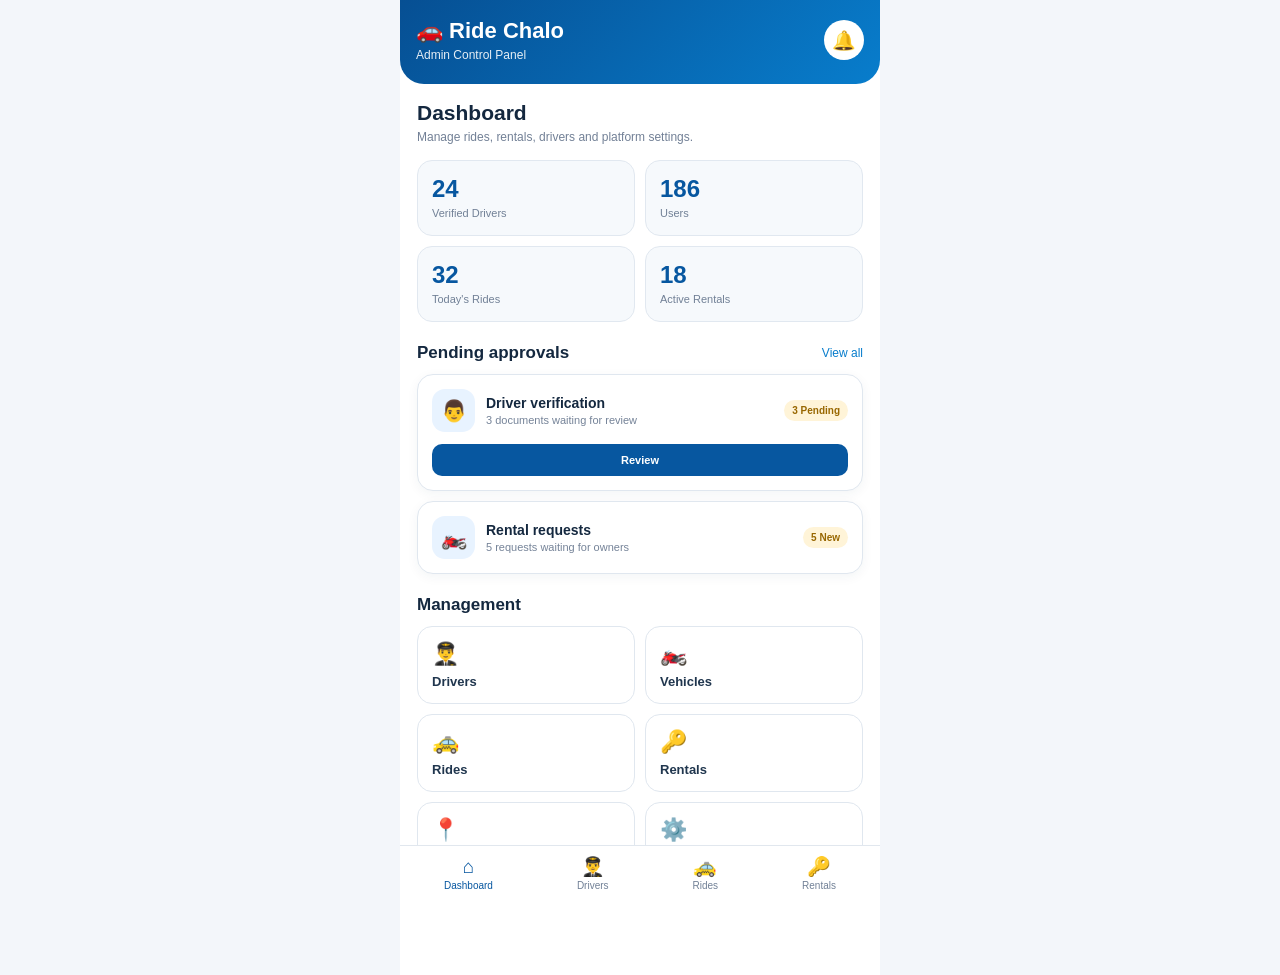
<file: admin.html>
<!DOCTYPE html>
<html lang="en">
<head>
<meta charset="UTF-8">
<meta name="viewport" content="width=device-width,initial-scale=1.0">
<meta name="theme-color" content="#0757a0">
<title>Ride Chalo - Admin Panel</title>
<style>
*{box-sizing:border-box;margin:0;padding:0}
body{font-family:Arial,sans-serif;background:#f3f6fa;color:#14283f}
.app{max-width:480px;margin:auto;min-height:100vh;background:#fff;padding-bottom:78px}
.header{background:linear-gradient(135deg,#064f93,#087dcc);color:#fff;padding:18px 16px 22px;border-radius:0 0 24px 24px}
.header-row{display:flex;justify-content:space-between;align-items:center}
.logo{font-size:22px;font-weight:800}
.admin{font-size:12px;opacity:.9;margin-top:4px}
.icon{width:40px;height:40px;border:0;border-radius:50%;background:#fff;color:#0757a0;font-size:19px}
.content{padding:17px}
.title{font-size:21px;font-weight:800}.sub{font-size:12px;color:#728096;margin-top:5px}
.stats{display:grid;grid-template-columns:1fr 1fr;gap:10px;margin-top:16px}
.stat{background:#f6f9fc;border:1px solid #e1e8f0;border-radius:15px;padding:14px}
.stat b{font-size:24px;color:#0757a0;display:block}.stat span{font-size:11px;color:#718096}
.section{margin-top:21px}
.section-head{display:flex;justify-content:space-between;align-items:center;margin-bottom:11px}
.section-head h3{font-size:17px}.section-head button{border:0;background:none;color:#087dcc;font-size:12px}
.card{border:1px solid #e0e7ef;border-radius:16px;background:#fff;padding:14px;margin-bottom:10px;box-shadow:0 3px 12px rgba(20,50,80,.05)}
.row{display:flex;align-items:center;justify-content:space-between;gap:10px}
.info{display:flex;align-items:center;gap:11px}
.avatar{width:43px;height:43px;border-radius:13px;background:#e8f3ff;display:flex;align-items:center;justify-content:center;font-size:21px}
.name{font-weight:700;font-size:14px}.muted{font-size:11px;color:#758398;margin-top:3px}
.badge{font-size:10px;font-weight:700;padding:5px 8px;border-radius:20px;background:#fff4d8;color:#986700}
.badge.green{background:#e7f8ee;color:#147442}.badge.red{background:#ffe8e8;color:#a52d2d}
.actions{display:flex;gap:7px;margin-top:12px}
.btn{flex:1;border:0;border-radius:10px;padding:10px 7px;font-weight:700;font-size:11px}
.primary{background:#0757a0;color:#fff}.light{background:#eaf3fb;color:#0757a0}.danger{background:#ffe9e9;color:#a52d2d}
.menu{display:grid;grid-template-columns:1fr 1fr;gap:10px}
.menu button{text-align:left;border:1px solid #e0e7ef;background:#fff;border-radius:15px;padding:14px;font-size:13px;font-weight:700;color:#20364e}
.menu button span{display:block;font-size:22px;margin-bottom:7px}
.field{background:#f7f9fc;border:1px solid #e1e7ee;border-radius:12px;padding:10px;margin-bottom:9px}
.field label{display:block;font-size:10px;color:#718096;margin-bottom:5px}.field input,.field select{width:100%;border:0;background:transparent;outline:0;font-size:13px}
.bottom{position:fixed;bottom:0;left:50%;transform:translateX(-50%);width:min(480px,100%);background:#fff;border-top:1px solid #e1e7ee;display:flex;justify-content:space-around;padding:9px 2px;z-index:20}
.nav{border:0;background:none;color:#718096;font-size:10px}.nav b{display:block;font-size:19px;margin-bottom:2px}.nav.active{color:#0757a0}
.panel{display:none}.panel.active{display:block}
.back{border:0;background:#eef4f9;padding:8px 12px;border-radius:10px;color:#0757a0;font-weight:700;margin-bottom:14px}
.notice{background:#eef7ff;border-left:4px solid #087dcc;padding:11px;border-radius:9px;font-size:11px;color:#53657b;margin-bottom:12px}
.modal{display:none;position:fixed;inset:0;background:rgba(0,0,0,.5);z-index:50;align-items:flex-end;justify-content:center}
.modal-box{width:min(480px,100%);background:#fff;border-radius:23px 23px 0 0;padding:19px;max-height:85vh;overflow:auto}
.close{float:right;border:0;border-radius:50%;width:33px;height:33px}
</style>
</head>
<body>
<div class="app">
<header class="header">
 <div class="header-row">
  <div><div class="logo">🚗 Ride Chalo</div><div class="admin">Admin Control Panel</div></div>
  <button class="icon" onclick="alert('Admin notifications: 3 pending actions')">🔔</button>
 </div>
</header>

<main class="content">
<section id="dashboard" class="panel active">
 <div class="title">Dashboard</div><div class="sub">Manage rides, rentals, drivers and platform settings.</div>
 <div class="stats">
  <div class="stat"><b id="drivers">24</b><span>Verified Drivers</span></div>
  <div class="stat"><b id="users">186</b><span>Users</span></div>
  <div class="stat"><b id="rides">32</b><span>Today's Rides</span></div>
  <div class="stat"><b id="rentals">18</b><span>Active Rentals</span></div>
 </div>

 <div class="section"><div class="section-head"><h3>Pending approvals</h3><button onclick="showPanel('drivers')">View all</button></div>
  <div class="card"><div class="row"><div class="info"><div class="avatar">👨</div><div><div class="name">Driver verification</div><div class="muted">3 documents waiting for review</div></div></div><span class="badge">3 Pending</span></div>
  <div class="actions"><button class="btn primary" onclick="showPanel('drivers')">Review</button></div></div>
  <div class="card"><div class="row"><div class="info"><div class="avatar">🏍️</div><div><div class="name">Rental requests</div><div class="muted">5 requests waiting for owners</div></div></div><span class="badge">5 New</span></div></div>
 </div>

 <div class="section"><div class="section-head"><h3>Management</h3></div>
  <div class="menu">
   <button onclick="showPanel('drivers')"><span>👨‍✈️</span>Drivers</button>
   <button onclick="showPanel('vehicles')"><span>🏍️</span>Vehicles</button>
   <button onclick="showPanel('rides')"><span>🚕</span>Rides</button>
   <button onclick="showPanel('rentals')"><span>🔑</span>Rentals</button>
   <button onclick="showPanel('locations')"><span>📍</span>Locations</button>
   <button onclick="showPanel('settings')"><span>⚙️</span>Settings</button>
  </div>
 </div>
</section>

<section id="drivers" class="panel">
<button class="back" onclick="showPanel('dashboard')">← Dashboard</button>
<div class="title">Driver Management</div><div class="sub">Verify documents, vehicles and driver status.</div>
<div class="notice">Face verification and document checks should be connected to your backend before production use.</div>
<div class="card"><div class="row"><div class="info"><div class="avatar">👨</div><div><div class="name">Ravi Kumar</div><div class="muted">RC1024 • Bike • Khammam</div></div></div><span class="badge">Pending</span></div><div class="actions"><button class="btn primary" onclick="approve(this)">Approve</button><button class="btn danger" onclick="reject(this)">Reject</button></div></div>
<div class="card"><div class="row"><div class="info"><div class="avatar">👩</div><div><div class="name">Sowmya</div><div class="muted">RC1025 • Car • Khammam</div></div></div><span class="badge green">Verified</span></div></div>
</section>

<section id="vehicles" class="panel">
<button class="back" onclick="showPanel('dashboard')">← Dashboard</button>
<div class="title">Vehicle Management</div><div class="sub">Add or manage bikes and cars available for rentals.</div>
<div class="card"><div class="row"><div><div class="name">🏍️ Honda Activa</div><div class="muted">Owner: Ravi • 1.2 km away • ₹99/day</div></div><span class="badge green">Available</span></div><div class="actions"><button class="btn light" onclick="editVehicle()">Edit</button><button class="btn danger" onclick="alert('Vehicle marked unavailable')">Disable</button></div></div>
<div class="card"><div class="row"><div><div class="name">🚗 Swift</div><div class="muted">Owner: Sowmya • ₹799/day</div></div><span class="badge green">Available</span></div><div class="actions"><button class="btn light" onclick="editVehicle()">Edit</button><button class="btn danger" onclick="alert('Vehicle marked unavailable')">Disable</button></div></div>
</section>

<section id="rides" class="panel">
<button class="back" onclick="showPanel('dashboard')">← Dashboard</button>
<div class="title">Ride Management</div><div class="sub">Monitor active rides and completed trips.</div>
<div class="card"><div class="row"><div><div class="name">RC-5001 • User #U102</div><div class="muted">Driver: Ravi • Khammam → Wyra</div></div><span class="badge green">Live</span></div><div class="actions"><button class="btn primary" onclick="alert('Live location tracking will open here.')">Track location</button><button class="btn light" onclick="alert('Emergency contact panel')">Safety</button></div></div>
<div class="card"><div class="row"><div><div class="name">RC-4998 • User #U098</div><div class="muted">Completed • ₹240</div></div><span class="badge">Completed</span></div></div>
</section>

<section id="rentals" class="panel">
<button class="back" onclick="showPanel('dashboard')">← Dashboard</button>
<div class="title">Rental Management</div><div class="sub">Manage bike/car rental requests and owners.</div>
<div class="card"><div class="row"><div><div class="name">🏍️ Honda Activa</div><div class="muted">User U121 • 2 days • Pickup: Khammam</div></div><span class="badge">Requested</span></div><div class="actions"><button class="btn primary" onclick="alert('Rental approved and owner notified.')">Approve</button><button class="btn danger" onclick="alert('Rental request rejected.')">Reject</button></div></div>
</section>

<section id="locations" class="panel">
<button class="back" onclick="showPanel('dashboard')">← Dashboard</button>
<div class="title">Locations</div><div class="sub">Add multiple cities, pickup points and popular tourist places.</div>
<div class="field"><label>LOCATION / CITY</label><input id="newLocation" placeholder="e.g. Khammam"></div>
<div class="field"><label>PICKUP POINT</label><input placeholder="e.g. Bus Stand"></div>
<button class="btn primary" style="width:100%" onclick="addLocation()">+ Add location</button>
<div id="locationList" class="section">
<div class="card"><div class="row"><div><div class="name">📍 Khammam</div><div class="muted">3 pickup points • Active</div></div><span class="badge green">Active</span></div></div>
</div>
</section>

<section id="settings" class="panel">
<button class="back" onclick="showPanel('dashboard')">← Dashboard</button>
<div class="title">Platform Settings</div><div class="sub">Admin-controlled commission and subscription settings.</div>
<div class="field"><label>RIDE COMMISSION %</label><input id="commission" type="number" value="10"></div>
<div class="field"><label>RENTAL COMMISSION %</label><input type="number" value="10"></div>
<div class="field"><label>USER SUBSCRIPTION PRICE</label><input type="number" value="499"></div>
<div class="field"><label>DRIVER SUBSCRIPTION PRICE</label><input type="number" value="499"></div>
<div class="field"><label>SUBSCRIPTION DURATION (DAYS)</label><input type="number" value="30"></div>
<button class="btn primary" style="width:100%" onclick="saveSettings()">Save settings</button>
</section>
</main>

<nav class="bottom">
<button class="nav active" onclick="showPanel('dashboard')"><b>⌂</b>Dashboard</button>
<button class="nav" onclick="showPanel('drivers')"><b>👨‍✈️</b>Drivers</button>
<button class="nav" onclick="showPanel('rides')"><b>🚕</b>Rides</button>
<button class="nav" onclick="showPanel('rentals')"><b>🔑</b>Rentals</button>
</nav>
</div>

<script>
function showPanel(id){
 document.querySelectorAll('.panel').forEach(x=>x.classList.remove('active'));
 document.getElementById(id).classList.add('active');
 window.scrollTo(0,0);
}
function approve(btn){
 const badge=btn.closest('.card').querySelector('.badge');
 badge.textContent='Verified';badge.className='badge green';
 btn.parentElement.remove();
}
function reject(btn){
 const card=btn.closest('.card');card.style.opacity='.5';
 alert('Driver application marked for rejection review.');
}
function editVehicle(){alert('Vehicle edit form can be connected to the database here.')}
function addLocation(){
 const v=document.getElementById('newLocation').value.trim();
 if(!v){alert('Enter a location.');return}
 document.getElementById('locationList').insertAdjacentHTML('beforeend','<div class="card"><div class="row"><div><div class="name">📍 '+v+'</div><div class="muted">New location • Active</div></div><span class="badge green">Active</span></div></div>');
 document.getElementById('newLocation').value='';
}
function saveSettings(){alert('Settings saved locally for demo. Connect Supabase/backend for permanent storage.')}
</script>
</body>
</html>
</file>
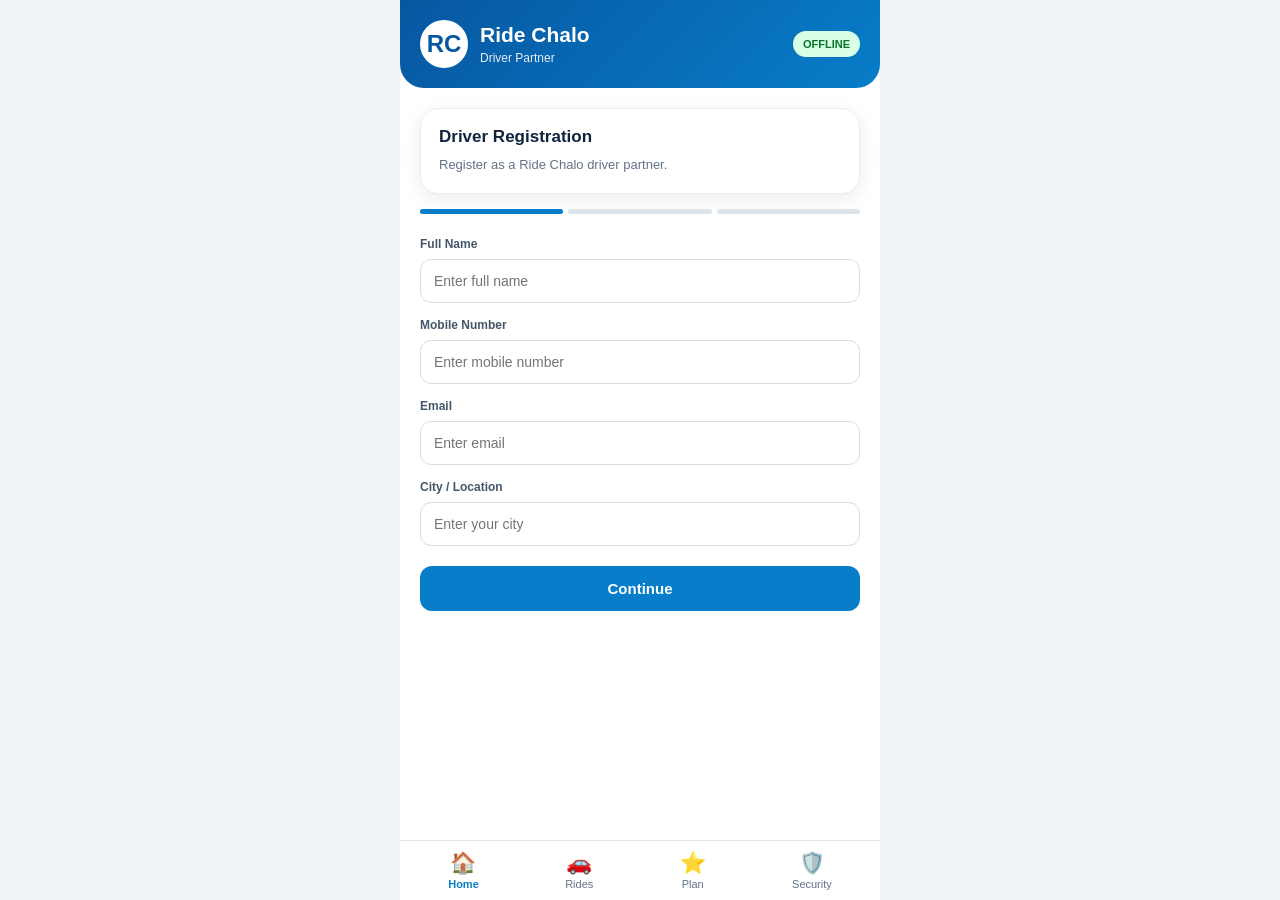
<file: driver.html>
<!DOCTYPE html>
<html lang="en">
<head>
<meta charset="UTF-8">
<meta name="viewport" content="width=device-width, initial-scale=1.0">
<meta name="theme-color" content="#0757a0">
<title>Ride Chalo - Driver</title>

<style>
*{
  box-sizing:border-box;
  margin:0;
  padding:0;
}

body{
  font-family:Arial,sans-serif;
  background:#eef4f8;
  color:#10243e;
}

.app{
  max-width:480px;
  min-height:100vh;
  margin:auto;
  background:#fff;
  position:relative;
  padding-bottom:80px;
}

.header{
  background:linear-gradient(135deg,#0757a0,#087dc9);
  color:#fff;
  padding:20px;
  border-radius:0 0 24px 24px;
}

.header-row{
  display:flex;
  align-items:center;
  justify-content:space-between;
}

.logo{
  width:48px;
  height:48px;
  border-radius:50%;
  background:#fff;
  color:#0757a0;
  display:flex;
  align-items:center;
  justify-content:center;
  font-size:24px;
  font-weight:bold;
}

.title{
  flex:1;
  margin-left:12px;
}

.title h2{
  font-size:21px;
}

.title p{
  font-size:12px;
  opacity:.9;
  margin-top:4px;
}

.status{
  background:#d9ffe5;
  color:#08752d;
  padding:7px 10px;
  border-radius:20px;
  font-size:11px;
  font-weight:bold;
}

.content{
  padding:20px;
}

.screen{
  display:none;
}

.screen.active{
  display:block;
}

.card{
  background:#fff;
  border-radius:18px;
  padding:18px;
  margin-bottom:15px;
  box-shadow:0 5px 20px rgba(0,0,0,.08);
  border:1px solid #e7edf2;
}

.card h3{
  font-size:17px;
  margin-bottom:8px;
}

.card p{
  font-size:13px;
  color:#637386;
  line-height:1.5;
}

.input{
  width:100%;
  padding:13px;
  border:1px solid #d7e0e8;
  border-radius:11px;
  margin:7px 0 12px;
  font-size:14px;
  outline:none;
}

.input:focus{
  border-color:#087dc9;
}

label{
  font-size:12px;
  font-weight:bold;
  color:#44576a;
}

.btn{
  width:100%;
  border:none;
  padding:14px;
  border-radius:12px;
  background:#087dc9;
  color:#fff;
  font-size:15px;
  font-weight:bold;
  cursor:pointer;
  margin-top:8px;
}

.btn.secondary{
  background:#edf5fb;
  color:#0757a0;
}

.btn.success{
  background:#16a05d;
}

.btn.warning{
  background:#f39c12;
}

.btn.danger{
  background:#dc3545;
}

.back{
  background:none;
  border:none;
  color:#0757a0;
  font-weight:bold;
  margin-bottom:15px;
  cursor:pointer;
}

.steps{
  display:flex;
  gap:5px;
  margin-bottom:20px;
}

.step{
  flex:1;
  height:5px;
  background:#dce5ec;
  border-radius:10px;
}

.step.done{
  background:#087dc9;
}

.upload{
  border:2px dashed #b9cbd8;
  padding:20px;
  text-align:center;
  border-radius:14px;
  margin:8px 0 15px;
}

.upload input{
  margin-top:10px;
  width:100%;
}

.vehicle-options{
  display:flex;
  gap:10px;
}

.vehicle{
  flex:1;
  border:1px solid #d7e0e8;
  border-radius:14px;
  padding:18px 8px;
  text-align:center;
  cursor:pointer;
}

.vehicle.selected{
  border:2px solid #087dc9;
  background:#eef8ff;
}

.vehicle-icon{
  font-size:30px;
  margin-bottom:7px;
}

.dashboard-grid{
  display:grid;
  grid-template-columns:1fr 1fr;
  gap:12px;
}

.stat{
  padding:16px;
  border-radius:15px;
  background:#f3f8fc;
}

.stat strong{
  display:block;
  font-size:22px;
  color:#0757a0;
  margin-top:5px;
}

.ride-request{
  border:2px solid #087dc9;
  background:#f5fbff;
}

.request-row{
  display:flex;
  justify-content:space-between;
  padding:8px 0;
  border-bottom:1px solid #e3edf4;
  font-size:13px;
}

.request-row:last-child{
  border-bottom:none;
}

.otp{
  font-size:30px;
  letter-spacing:8px;
  text-align:center;
  font-weight:bold;
  color:#0757a0;
  margin:15px 0;
}

.map{
  height:180px;
  border-radius:16px;
  background:
    linear-gradient(135deg,#dcefd8,#eef5e8);
  display:flex;
  align-items:center;
  justify-content:center;
  color:#47714d;
  font-weight:bold;
  margin-bottom:15px;
}

.progress{
  height:10px;
  background:#e4ebf0;
  border-radius:10px;
  overflow:hidden;
  margin:12px 0;
}

.progress span{
  display:block;
  height:100%;
  width:65%;
  background:#087dc9;
}

.face-box{
  width:190px;
  height:190px;
  border:4px solid #087dc9;
  border-radius:50%;
  margin:20px auto;
  display:flex;
  align-items:center;
  justify-content:center;
  font-size:60px;
  background:#eef8ff;
}

.verify-status{
  text-align:center;
  padding:12px;
  border-radius:12px;
  background:#fff8df;
  color:#8b6800;
  font-size:13px;
  margin-bottom:15px;
}

.bottom-nav{
  position:fixed;
  bottom:0;
  left:50%;
  transform:translateX(-50%);
  width:100%;
  max-width:480px;
  background:#fff;
  border-top:1px solid #dfe7ed;
  display:flex;
  justify-content:space-around;
  padding:10px 5px;
  z-index:20;
}

.nav-btn{
  border:none;
  background:none;
  font-size:11px;
  color:#637386;
  cursor:pointer;
}

.nav-btn.active{
  color:#087dc9;
  font-weight:bold;
}

.nav-icon{
  display:block;
  font-size:21px;
  margin-bottom:3px;
}

.alert{
  padding:13px;
  border-radius:12px;
  background:#eaf6ff;
  color:#0757a0;
  font-size:13px;
  margin-bottom:15px;
}

.success-box{
  background:#e9fff1;
  color:#08752d;
  padding:15px;
  border-radius:14px;
  text-align:center;
  margin-bottom:15px;
}

@media(max-width:360px){
  .content{
    padding:15px;
  }

  .header{
    padding:16px;
  }
}
</style>
</head>

<body>

<div class="app">

<!-- HEADER -->
<div class="header">
  <div class="header-row">
    <div class="logo">RC</div>

    <div class="title">
      <h2>Ride Chalo</h2>
      <p>Driver Partner</p>
    </div>

    <div class="status" id="driverStatus">
      OFFLINE
    </div>
  </div>
</div>

<div class="content">

<!-- ================= REGISTRATION ================= -->

<div id="registration" class="screen active">

  <div class="card">
    <h3>Driver Registration</h3>
    <p>Register as a Ride Chalo driver partner.</p>
  </div>

  <div class="steps">
    <div class="step done"></div>
    <div class="step"></div>
    <div class="step"></div>
  </div>

  <label>Full Name</label>
  <input class="input" id="driverName" placeholder="Enter full name">

  <label>Mobile Number</label>
  <input class="input" id="driverMobile" type="tel"
         placeholder="Enter mobile number">

  <label>Email</label>
  <input class="input" id="driverEmail"
         placeholder="Enter email">

  <label>City / Location</label>
  <input class="input" id="driverCity"
         placeholder="Enter your city">

  <button class="btn" onclick="nextRegistration()">
    Continue
  </button>

</div>


<!-- ================= VEHICLE ================= -->

<div id="vehicle" class="screen">

  <button class="back" onclick="showScreen('registration')">
    ← Back
  </button>

  <div class="card">
    <h3>Vehicle Details</h3>
    <p>Select your vehicle type.</p>
  </div>

  <div class="vehicle-options">

    <div class="vehicle" onclick="selectVehicle(this,'Bike')">
      <div class="vehicle-icon">🏍️</div>
      <b>Bike</b>
    </div>

    <div class="vehicle" onclick="selectVehicle(this,'Car')">
      <div class="vehicle-icon">🚗</div>
      <b>Car</b>
    </div>

  </div>

  <br>

  <label>Vehicle Number</label>
  <input class="input" id="vehicleNumber"
         placeholder="Example: TS 00 AB 0000">

  <label>Vehicle Model</label>
  <input class="input" id="vehicleModel"
         placeholder="Enter vehicle model">

  <button class="btn" onclick="nextDocuments()">
    Continue
  </button>

</div>


<!-- ================= DOCUMENTS ================= -->

<div id="documents" class="screen">

  <button class="back" onclick="showScreen('vehicle')">
    ← Back
  </button>

  <div class="card">
    <h3>Upload Documents</h3>
    <p>Admin verification is required before receiving rides.</p>
  </div>

  <label>Driving Licence</label>
  <div class="upload">
    📄 Upload Driving Licence
    <input type="file" accept="image/*,.pdf">
  </div>

  <label>RC Document</label>
  <div class="upload">
    📄 Upload RC
    <input type="file" accept="image/*,.pdf">
  </div>

  <label>Vehicle Photo</label>
  <div class="upload">
    🏍️ Upload Vehicle Photo
    <input type="file" accept="image/*">
  </div>

  <label>Profile Photo</label>
  <div class="upload">
    👤 Upload Profile Photo
    <input type="file" accept="image/*">
  </div>

  <button class="btn" onclick="submitVerification()">
    Submit for Admin Verification
  </button>

</div>


<!-- ================= VERIFICATION ================= -->

<div id="verification" class="screen">

  <div class="card">
    <h3>Verification Pending</h3>

    <div class="verify-status">
      ⏳ Your documents are waiting for admin verification.
    </div>

    <p>
      Ride requests will become available after your account
      and vehicle documents are approved.
    </p>

    <br>

    <button class="btn" onclick="simulateApproval()">
      Demo: Admin Approve
    </button>
  </div>

</div>


<!-- ================= DASHBOARD ================= -->

<div id="dashboard" class="screen">

  <div class="alert">
    🛡️ Your account is verified. Complete security verification
    when required to continue receiving rides.
  </div>

  <div class="card">
    <h3>Driver Dashboard</h3>
    <p id="welcomeDriver">Welcome Driver</p>

    <br>

    <button class="btn success" id="onlineBtn"
            onclick="toggleOnline()">
      Go Online
    </button>
  </div>

  <div class="dashboard-grid">

    <div class="stat">
      Today's Rides
      <strong>0</strong>
    </div>

    <div class="stat">
      Today's Earnings
      <strong>₹0</strong>
    </div>

    <div class="stat">
      Rating
      <strong>5.0 ⭐</strong>
    </div>

    <div class="stat">
      Commission
      <strong id="commissionText">Admin Set</strong>
    </div>

  </div>

  <br>

  <div class="card">
    <h3>Driver Subscription</h3>
    <p>
      Subscription plans can reduce or waive company commission
      for the selected period.
    </p>

    <button class="btn secondary"
            onclick="showScreen('subscription')">
      View Subscription Plans
    </button>
  </div>

  <div id="rideNotification"></div>

</div>


<!-- ================= RIDE REQUEST ================= -->

<div id="rideRequest" class="screen">

  <div class="card ride-request">

    <h3>🚨 New Ride Request</h3>

    <div class="request-row">
      <span>Pickup</span>
      <b>2.4 KM away</b>
    </div>

    <div class="request-row">
      <span>Customer</span>
      <b>Ride Chalo User</b>
    </div>

    <div class="request-row">
      <span>Distance</span>
      <b>8.5 KM</b>
    </div>

    <div class="request-row">
      <span>Estimated Fare</span>
      <b>₹145</b>
    </div>

    <div class="request-row">
      <span>Company Commission</span>
      <b>As per Admin Rule</b>
    </div>

    <button class="btn success"
            onclick="acceptRide()">
      Accept Ride
    </button>

    <button class="btn secondary"
            onclick="showScreen('dashboard')">
      Reject
    </button>

  </div>

</div>


<!-- ================= REACH RIDER ================= -->

<div id="reachRider" class="screen">

  <div class="card">

    <h3>📍 Reach Pickup Location</h3>

    <div class="map">
      DRIVER → RIDER
    </div>

    <div class="request-row">
      <span>Rider Location</span>
      <b>2.4 KM</b>
    </div>

    <br>

    <button class="btn success"
            onclick="showScreen('otp')">
      I Reached Rider
    </button>

  </div>

</div>


<!-- ================= OTP ================= -->

<div id="otp" class="screen">

  <div class="card">

    <h3>🔐 Enter Ride OTP</h3>

    <p>
      Ask the rider for the 4-digit OTP to start the ride.
    </p>

    <div class="otp">••••</div>

    <input class="input"
           id="otpInput"
           maxlength="4"
           inputmode="numeric"
           placeholder="Enter 4 digit OTP">

    <button class="btn"
            onclick="verifyOTP()">
      Verify & Start Ride
    </button>

  </div>

</div>


<!-- ================= ACTIVE RIDE ================= -->

<div id="activeRide" class="screen">

  <div class="card">

    <h3>🚗 Ride In Progress</h3>

    <div class="map">
      LIVE RIDE LOCATION
    </div>

    <div class="request-row">
      <span>Ride Status</span>
      <b style="color:#08752d;">ACTIVE</b>
    </div>

    <div class="request-row">
      <span>Distance</span>
      <b>4.7 KM</b>
    </div>

    <div class="request-row">
      <span>Current Fare</span>
      <b>₹110</b>
    </div>

    <div class="progress">
      <span></span>
    </div>

    <p>
      Location tracking is active while the ride is running.
    </p>

    <br>

    <button class="btn success"
            onclick="endRide()">
      End Ride
    </button>

  </div>

</div>


<!-- ================= PAYMENT ================= -->

<div id="payment" class="screen">

  <div class="card">

    <h3>💳 Ride Payment</h3>

    <div class="request-row">
      <span>Ride Fare</span>
      <b>₹145</b>
    </div>

    <div class="request-row">
      <span>Company Commission</span>
      <b>Admin Rule</b>
    </div>

    <div class="request-row">
      <span>Driver Amount</span>
      <b>Calculated</b>
    </div>

    <br>

    <button class="btn success"
            onclick="completePayment()">
      Payment Completed
    </button>

  </div>

</div>


<!-- ================= SECURITY ================= -->

<div id="security" class="screen">

  <div class="card">

    <h3>🛡️ Driver Security Verification</h3>

    <div class="verify-status">
      Security verification required before your next rides.
    </div>

    <div class="face-box">
      👤
    </div>

    <p style="text-align:center;">
      Position your face inside the circle.
    </p>

    <button class="btn"
            onclick="startFaceVerification()">
      Verify My Face
    </button>

  </div>

</div>


<!-- ================= SECURITY RESULT ================= -->

<div id="securityResult" class="screen">

  <div class="success-box">

    <h3>✓ Face Verified</h3>

    <p>
      Identity matched successfully.
      You can continue receiving rides.
    </p>

  </div>

  <button class="btn success"
          onclick="showScreen('dashboard')">
    Continue to Dashboard
  </button>

</div>


<!-- ================= SUBSCRIPTION ================= -->

<div id="subscription" class="screen">

  <button class="back" onclick="showScreen('dashboard')">
    ← Back
  </button>

  <div class="card">

    <h3>Driver Subscription</h3>

    <p>
      Subscription offers and commission rules are controlled
      by the Ride Chalo Admin Panel.
    </p>

  </div>

  <div class="card">

    <h3>Starter Driver</h3>
    <p>Regular company commission applies.</p>

    <button class="btn secondary">
      Current Plan
    </button>

  </div>

  <div class="card">

    <h3>Driver Plus</h3>
    <p>
      Reduced commission for the selected subscription period.
    </p>

    <button class="btn"
            onclick="subscribeDriver('Driver Plus')">
      Subscribe
    </button>

  </div>

  <div class="card">

    <h3>Premium Driver</h3>
    <p>
      Admin-defined commission benefits and promotional offers.
    </p>

    <button class="btn"
            onclick="subscribeDriver('Premium Driver')">
      Subscribe
    </button>

  </div>

</div>

</div>


<!-- ================= BOTTOM NAV ================= -->

<div class="bottom-nav">

  <button class="nav-btn active"
          onclick="showScreen('dashboard')">
    <span class="nav-icon">🏠</span>
    Home
  </button>

  <button class="nav-btn"
          onclick="requestDemoRide()">
    <span class="nav-icon">🚗</span>
    Rides
  </button>

  <button class="nav-btn"
          onclick="showScreen('subscription')">
    <span class="nav-icon">⭐</span>
    Plan
  </button>

  <button class="nav-btn"
          onclick="showScreen('security')">
    <span class="nav-icon">🛡️</span>
    Security
  </button>

</div>


<script>

let selectedVehicle = "";
let driverOnline = false;

function showScreen(id){

  document.querySelectorAll(".screen")
    .forEach(screen => {
      screen.classList.remove("active");
    });

  const screen = document.getElementById(id);

  if(screen){
    screen.classList.add("active");
    window.scrollTo(0,0);
  }
}


function nextRegistration(){

  const name = document.getElementById("driverName").value.trim();

  if(!name){
    alert("Please enter driver name");
    return;
  }

  showScreen("vehicle");
}


function selectVehicle(element,type){

  document.querySelectorAll(".vehicle")
    .forEach(v => v.classList.remove("selected"));

  element.classList.add("selected");

  selectedVehicle = type;
}


function nextDocuments(){

  if(!selectedVehicle){
    alert("Please select Bike or Car");
    return;
  }

  const number =
    document.getElementById("vehicleNumber").value.trim();

  if(!number){
    alert("Please enter vehicle number");
    return;
  }

  showScreen("documents");
}


function submitVerification(){

  showScreen("verification");

}


function simulateApproval(){

  const name =
    document.getElementById("driverName").value || "Driver";

  document.getElementById("welcomeDriver").innerText =
    "Welcome " + name;

  document.getElementById("driverStatus").innerText =
    "VERIFIED";

  document.getElementById("driverStatus").style.background =
    "#d9ffe5";

  document.getElementById("driverStatus").style.color =
    "#08752d";

  showScreen("dashboard");
}


function toggleOnline(){

  driverOnline = !driverOnline;

  const btn = document.getElementById("onlineBtn");
  const status = document.getElementById("driverStatus");

  if(driverOnline){

    btn.innerText = "Go Offline";
    btn.classList.remove("success");
    btn.classList.add("danger");

    status.innerText = "ONLINE";
    status.style.background = "#d9ffe5";
    status.style.color = "#08752d";

    setTimeout(() => {

      if(driverOnline){
        showScreen("rideRequest");
      }

    },1200);

  }else{

    btn.innerText = "Go Online";
    btn.classList.remove("danger");
    btn.classList.add("success");

    status.innerText = "OFFLINE";

  }

}


function requestDemoRide(){

  if(!driverOnline){

    alert("Please go Online to receive rides.");

    showScreen("dashboard");

    return;
  }

  showScreen("rideRequest");
}


function acceptRide(){

  showScreen("reachRider");
}


function verifyOTP(){

  const otp =
    document.getElementById("otpInput").value.trim();

  if(otp.length !== 4){

    alert("Please enter valid 4 digit OTP.");

    return;
  }

  showScreen("activeRide");
}


function endRide(){

  showScreen("payment");
}


function completePayment(){

  showScreen("security");
}


function startFaceVerification(){

  const box =
    document.querySelector(".face-box");

  box.innerHTML = "🔍";

  setTimeout(() => {

    box.innerHTML = "✓";

    box.style.borderColor = "#16a05d";
    box.style.color = "#16a05d";

    setTimeout(() => {

      showScreen("securityResult");

    },800);

  },1800);

}


function subscribeDriver(plan){

  alert(
    plan +
    " selected. Final subscription amount and commission rules will be controlled by Admin."
  );

}

</script>

</body>
</html>
</file>
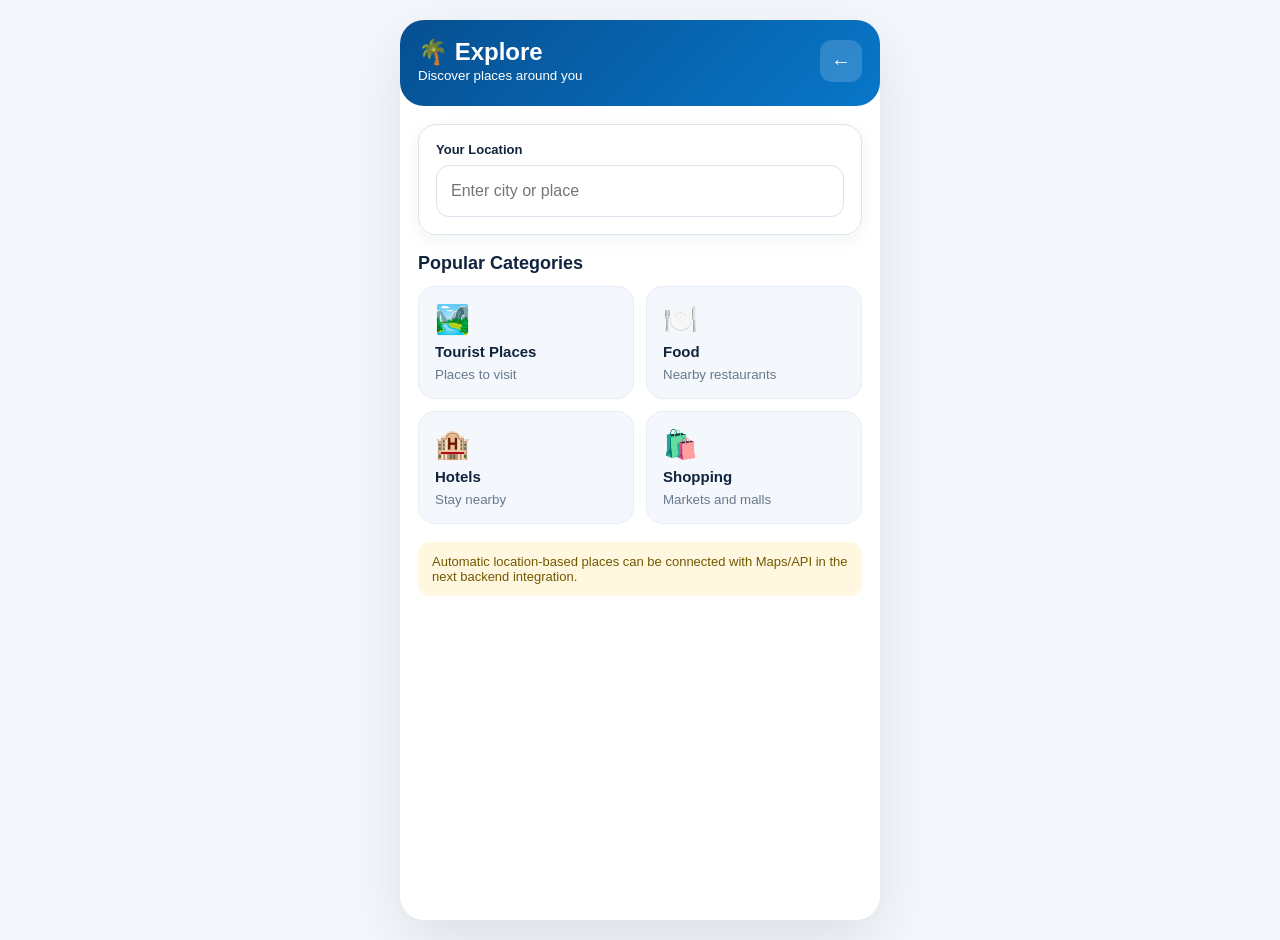
<file: explore.html>
<!DOCTYPE html>
<html lang="en"><head><meta charset="UTF-8"><meta name="viewport" content="width=device-width,initial-scale=1">
<meta name="theme-color" content="#0757A0"><title>Explore - Ride Chalo</title><link rel="stylesheet" href="./styles.css"></head>
<body><div class="app">
<header class="header"><div class="header-row"><div><h2>🌴 Explore</h2><small>Discover places around you</small></div><button class="iconbtn" onclick="history.back()">←</button></div></header>
<main class="main"><div class="card"><label class="label">Your Location</label><input class="input" id="place" placeholder="Enter city or place"></div>
<section class="section"><div class="section-title">Popular Categories</div><div class="grid2">
<div class="action"><span style="font-size:28px">🏞️</span><b>Tourist Places</b><small>Places to visit</small></div>
<div class="action"><span style="font-size:28px">🍽️</span><b>Food</b><small>Nearby restaurants</small></div>
<div class="action"><span style="font-size:28px">🏨</span><b>Hotels</b><small>Stay nearby</small></div>
<div class="action"><span style="font-size:28px">🛍️</span><b>Shopping</b><small>Markets and malls</small></div>
</div></section>
<div class="notice">Automatic location-based places can be connected with Maps/API in the next backend integration.</div>
</main></div></body></html>
</file>
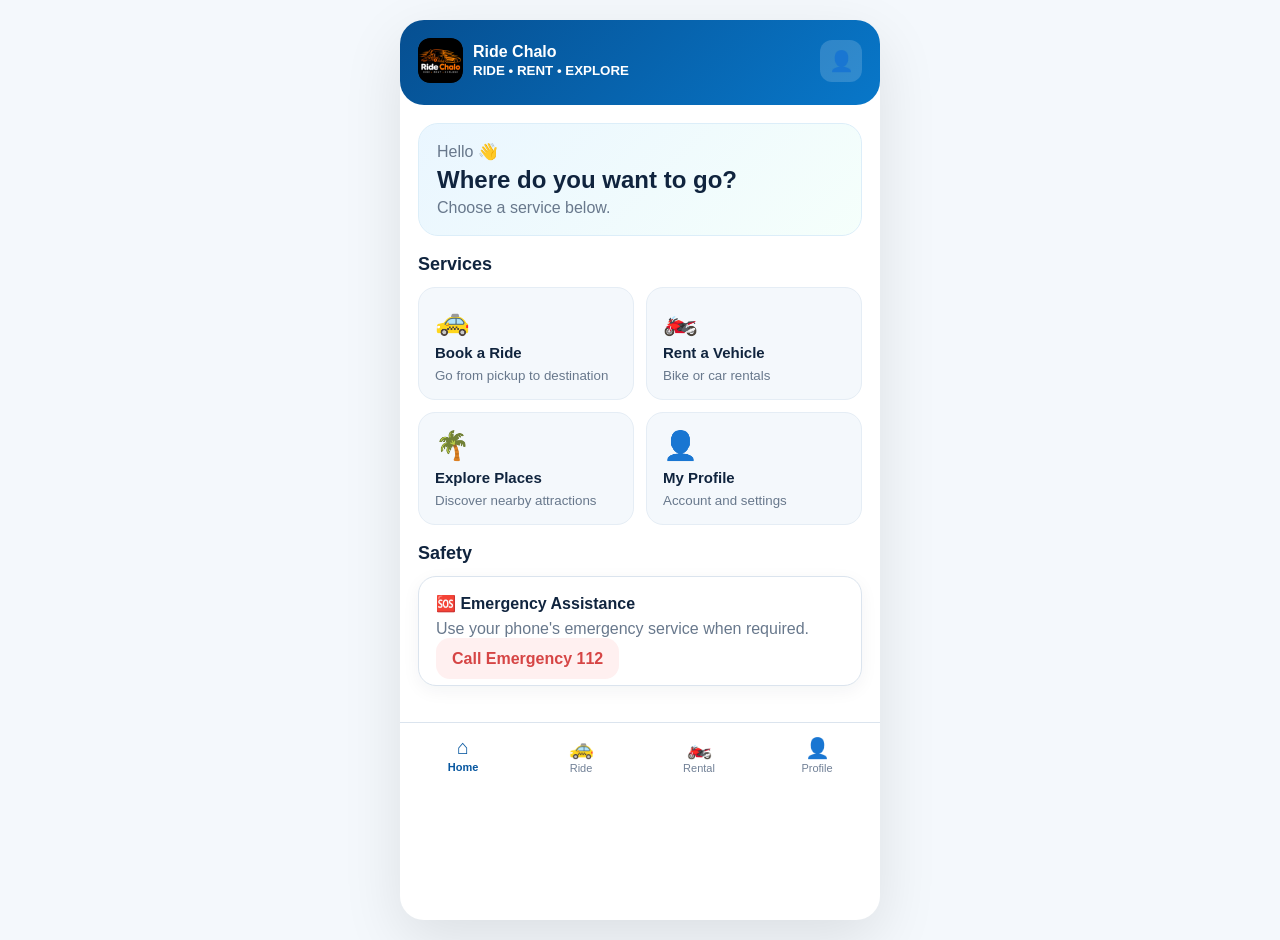
<file: home.html>
<!DOCTYPE html>
<html lang="en"><head><meta charset="UTF-8"><meta name="viewport" content="width=device-width,initial-scale=1">
<meta name="theme-color" content="#0757A0"><title>Ride Chalo - Home</title><link rel="stylesheet" href="./styles.css"></head>
<body><div class="app">
<header class="header"><div class="header-row"><div class="header-brand"><img src="./ride-chalo-logo.png"><div><div>Ride Chalo</div><small>RIDE • RENT • EXPLORE</small></div></div><button class="iconbtn" onclick="location.href='profile.html'">👤</button></div></header>
<main class="main">
<div class="hero"><div class="muted">Hello 👋</div><h2 style="margin:5px 0">Where do you want to go?</h2><p class="muted">Choose a service below.</p></div>
<section class="section"><div class="section-title">Services</div><div class="grid2">
<a class="action" href="ride.html"><span style="font-size:28px">🚕</span><b>Book a Ride</b><small>Go from pickup to destination</small></a>
<a class="action" href="rental.html"><span style="font-size:28px">🏍️</span><b>Rent a Vehicle</b><small>Bike or car rentals</small></a>
<a class="action" href="explore.html"><span style="font-size:28px">🌴</span><b>Explore Places</b><small>Discover nearby attractions</small></a>
<a class="action" href="profile.html"><span style="font-size:28px">👤</span><b>My Profile</b><small>Account and settings</small></a>
</div></section>
<section class="section"><div class="section-title">Safety</div><div class="card"><b>🆘 Emergency Assistance</b><p class="muted" style="margin:7px 0 12px">Use your phone's emergency service when required.</p><a class="btn danger" href="tel:112">Call Emergency 112</a></div></section>
</main>
<nav class="bottomnav"><a class="active" href="home.html"><span>⌂</span>Home</a><a href="ride.html"><span>🚕</span>Ride</a><a href="rental.html"><span>🏍️</span>Rental</a><a href="profile.html"><span>👤</span>Profile</a></nav>
</div></body></html>
</file>
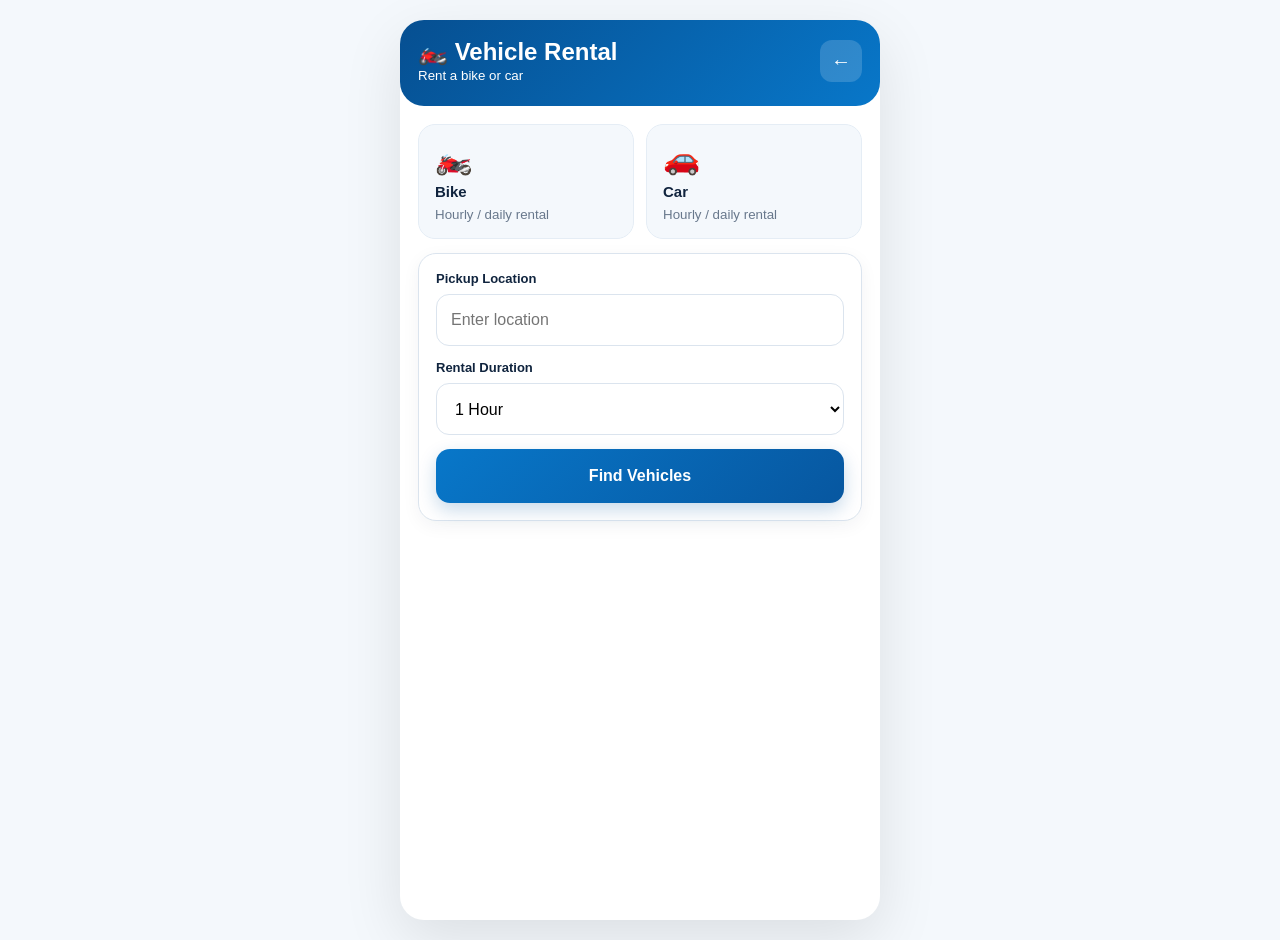
<file: rental.html>
<!DOCTYPE html>
<html lang="en"><head><meta charset="UTF-8"><meta name="viewport" content="width=device-width,initial-scale=1">
<meta name="theme-color" content="#0757A0"><title>Rental - Ride Chalo</title><link rel="stylesheet" href="./styles.css"></head>
<body><div class="app">
<header class="header"><div class="header-row"><div><h2>🏍️ Vehicle Rental</h2><small>Rent a bike or car</small></div><button class="iconbtn" onclick="history.back()">←</button></div></header>
<main class="main">
<div class="grid2">
<div class="action" onclick="choose('Bike')"><span style="font-size:30px">🏍️</span><b>Bike</b><small>Hourly / daily rental</small></div>
<div class="action" onclick="choose('Car')"><span style="font-size:30px">🚗</span><b>Car</b><small>Hourly / daily rental</small></div>
</div>
<div class="card" style="margin-top:14px">
<div class="form-row"><label class="label">Pickup Location</label><input class="input" id="loc" placeholder="Enter location"></div>
<div class="form-row"><label class="label">Rental Duration</label><select class="select" id="duration"><option>1 Hour</option><option>4 Hours</option><option>1 Day</option><option>3 Days</option></select></div>
<button class="btn" onclick="search()">Find Vehicles</button><div id="msg" class="notice hidden"></div>
</div>
</main></div>
<script>
let vehicle='Bike';function choose(v){vehicle=v;msg(v+' selected.',true)}
function search(){if(!loc.value.trim()){msg('Please enter pickup location.');return}msg(vehicle+' rental search created for '+duration.value+'. Vehicle-owner matching will be connected in the backend step.',true)}
function msg(t,ok=false){const e=document.getElementById('msg');e.textContent=t;e.className='notice '+(ok?'success':'error')}
</script></body></html>
</file>
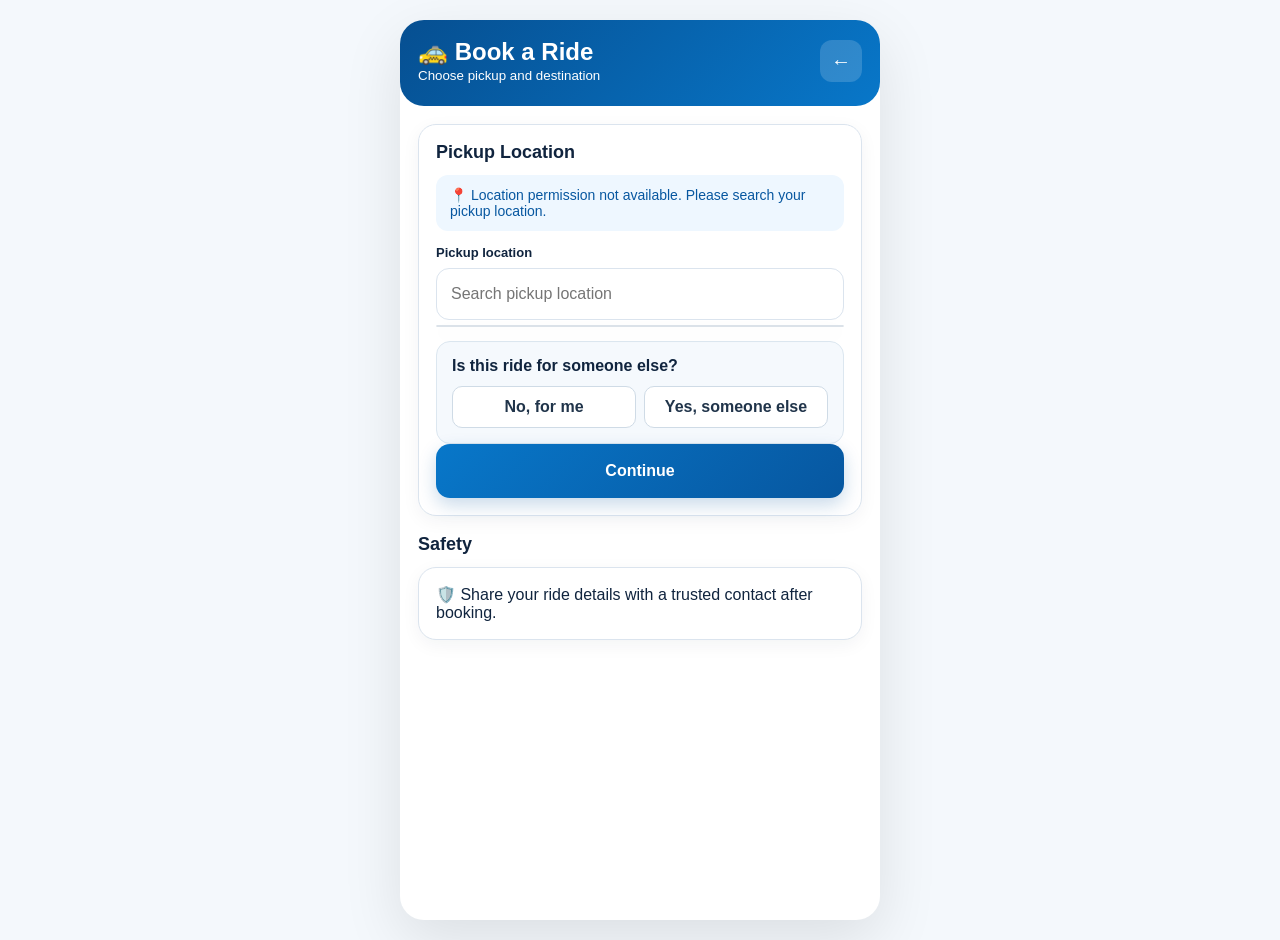
<file: ride.html>
<!DOCTYPE html>
<html lang="en"><head><meta charset="UTF-8"><meta name="viewport" content="width=device-width,initial-scale=1">
<meta name="theme-color" content="#0757A0"><title>Book a Ride - Ride Chalo</title><link rel="stylesheet" href="./styles.css"></head>
<body>
<div class="app">
  <header class="header">
    <div class="header-row">
      <div>
        <h2>🚕 Book a Ride</h2>
        <small>Choose pickup and destination</small>
      </div>
      <button class="iconbtn" onclick="history.back()">←</button>
    </div>
  </header>

  <main class="main">
    <div class="card" id="pickupCard">
      <div class="section-title">Pickup Location</div>
      <div class="location-status" id="locationStatus">📍 Getting your current location...</div>

      <div id="currentLocationBox" class="current-location hidden">
        <div><b>Current location</b><div id="currentLocationText">Detecting...</div></div>
        <button class="small-btn" onclick="useCurrentLocation()">Use</button>
      </div>

      <div class="form-row">
        <label class="label">Pickup location</label>
        <input class="input" id="pickup" placeholder="Search pickup location"
               autocomplete="off" oninput="searchPlaces('pickup')">
        <div id="pickupSuggestions" class="suggestions"></div>
      </div>

      <div id="otherPersonBox" class="other-person hidden">
        <div class="question">Is this ride for someone else?</div>
        <div class="choice-row">
          <button class="choice-btn" onclick="setForSomeone(false,this)">No, for me</button>
          <button class="choice-btn" onclick="setForSomeone(true,this)">Yes, someone else</button>
        </div>
        <div id="someonePhoneBox" class="hidden">
          <label class="label">Passenger mobile number</label>
          <input class="input" id="passengerPhone" type="tel" inputmode="numeric"
                 maxlength="10" placeholder="Enter 10-digit mobile number">
        </div>
      </div>
      <button class="btn" onclick="confirmPickup()">Continue</button>
    </div>

    <div class="card hidden" id="destinationCard">
      <div class="section-title">Destination</div>
      <div class="form-row">
        <label class="label">Where to?</label>
        <input class="input" id="destination" placeholder="Type at least 3 letters"
               autocomplete="off" oninput="searchPlaces('destination')">
        <div id="destinationSuggestions" class="suggestions"></div>
      </div>
      <button class="btn" onclick="confirmDestination()">Find Vehicles</button>
    </div>

    <div class="card hidden" id="vehiclesCard">
      <div class="section-title">Available Vehicles</div>
      <div class="route-summary">
        <div><b>Pickup</b><span id="pickupSummary"></span></div>
        <div><b>Drop</b><span id="destinationSummary"></span></div>
      </div>
      <div id="vehicleList" class="vehicle-list"></div>
      <div class="login-note">Prices shown here are the prices configured by Ride Chalo.</div>
      <button class="btn" onclick="confirmVehicle()">Continue with Selected Vehicle</button>
    </div>

    <div id="msg" class="notice hidden"></div>

    <div class="section">
      <div class="section-title">Safety</div>
      <div class="card">🛡️ Share your ride details with a trusted contact after booking.</div>
    </div>
  </main>
</div>

<script>
let currentCoords = null;
let currentLocationName = "";
let selectedForSomeoneElse = false;
let selectedVehicle = null;
let pickupPlace = null;
let destinationPlace = null;
let searchTimers = {};

const DEFAULT_PRICES = {
  bike: 50,
  auto: 80,
  car4: 150,
  car6: 220,
  car8: 300
};

const VEHICLES = [
  {id:"bike", icon:"🏍️", name:"Bike", seats:"1 passenger"},
  {id:"auto", icon:"🛺", name:"Auto", seats:"Up to 3 passengers"},
  {id:"car4", icon:"🚗", name:"Car", seats:"4 Seater"},
  {id:"car6", icon:"🚙", name:"Car", seats:"6 Seater"},
  {id:"car8", icon:"🚐", name:"Car", seats:"8 Seater"}
];

function $(id){ return document.getElementById(id); }

function showMsg(text, ok=false){
  const e = $("msg");
  e.textContent = text;
  e.className = "notice " + (ok ? "success" : "error");
  e.scrollIntoView({behavior:"smooth", block:"nearest"});
}

function escapeHtml(value){
  return String(value || "").replace(/[&<>"']/g, s => ({
    "&":"&amp;","<":"&lt;",">":"&gt;",'"':"&quot;","'":"&#039;"
  }[s]));
}

function initLocation(){
  if(!navigator.geolocation){
    $("locationStatus").textContent = "📍 Location is not supported. Enter pickup manually.";
    $("otherPersonBox").classList.remove("hidden");
    return;
  }

  navigator.geolocation.getCurrentPosition(
    async pos => {
      currentCoords = {lat:pos.coords.latitude, lon:pos.coords.longitude};
      $("locationStatus").textContent = "📍 Current location detected";

      try{
        const place = await reverseGeocode(currentCoords.lat,currentCoords.lon);
        currentLocationName = place.display_name || "Current location";
      }catch(e){
        currentLocationName = "Current location";
      }

      $("currentLocationText").textContent = currentLocationName;
      $("currentLocationBox").classList.remove("hidden");
      $("pickup").value = currentLocationName;
      pickupPlace = {
        display_name:currentLocationName,
        lat:currentCoords.lat,
        lon:currentCoords.lon,
        source:"current"
      };
    },
    () => {
      $("locationStatus").textContent =
        "📍 Location permission not available. Please search your pickup location.";
      $("otherPersonBox").classList.remove("hidden");
    },
    {enableHighAccuracy:true, timeout:10000, maximumAge:60000}
  );
}

async function reverseGeocode(lat,lon){
  const url = "https://nominatim.openstreetmap.org/reverse?format=jsonv2&lat=" +
    encodeURIComponent(lat) + "&lon=" + encodeURIComponent(lon);
  const r = await fetch(url,{headers:{"Accept":"application/json"}});
  if(!r.ok) throw new Error("Reverse geocoding failed");
  return await r.json();
}

function useCurrentLocation(){
  if(!currentLocationName) return;
  $("pickup").value = currentLocationName;
  pickupPlace = {
    display_name:currentLocationName,
    lat:currentCoords?.lat,
    lon:currentCoords?.lon,
    source:"current"
  };
  $("otherPersonBox").classList.add("hidden");
  $("pickupSuggestions").innerHTML = "";
}

function searchPlaces(which){
  const input = $(which);
  const box = $(which + "Suggestions");
  const q = input.value.trim();

  if(searchTimers[which]) clearTimeout(searchTimers[which]);
  if(q.length < 3){
    box.innerHTML = "";
    return;
  }

  searchTimers[which] = setTimeout(async () => {
    box.innerHTML = '<div class="suggestion loading">Searching locations...</div>';
    try{
      const url = "https://nominatim.openstreetmap.org/search?format=jsonv2&limit=5&addressdetails=1" +
        "&countrycodes=in&q=" + encodeURIComponent(q);
      const r = await fetch(url,{headers:{"Accept":"application/json"}});
      const data = await r.json();

      if(!data.length){
        box.innerHTML = '<div class="suggestion">No matching locations found.</div>';
        return;
      }

      box.innerHTML = data.map((p,i) =>
        '<button class="suggestion" type="button" onclick="selectPlace(\'' +
        which + '\',' + i + ')">📍 ' + escapeHtml(p.display_name) + '</button>'
      ).join("");
      box._results = data;
    }catch(e){
      box.innerHTML = '<div class="suggestion">Location search failed. Please try again.</div>';
    }
  },350);
}

function selectPlace(which,index){
  const box = $(which + "Suggestions");
  const p = box._results?.[index];
  if(!p) return;

  const place = {
    display_name:p.display_name,
    lat:Number(p.lat),
    lon:Number(p.lon),
    source:"search"
  };

  $(which).value = p.display_name;
  box.innerHTML = "";

  if(which === "pickup"){
    pickupPlace = place;
    if(currentCoords && isFarFromCurrent(place)){
      $("otherPersonBox").classList.remove("hidden");
    }else{
      $("otherPersonBox").classList.add("hidden");
      selectedForSomeoneElse = false;
      $("someonePhoneBox").classList.add("hidden");
    }
  }else{
    destinationPlace = place;
  }
}

function isFarFromCurrent(place){
  if(!currentCoords || !place.lat || !place.lon) return false;
  return distanceKm(currentCoords.lat,currentCoords.lon,place.lat,place.lon) > 0.5;
}

function distanceKm(lat1,lon1,lat2,lon2){
  const R=6371;
  const dLat=(lat2-lat1)*Math.PI/180;
  const dLon=(lon2-lon1)*Math.PI/180;
  const a=Math.sin(dLat/2)**2+
    Math.cos(lat1*Math.PI/180)*Math.cos(lat2*Math.PI/180)*Math.sin(dLon/2)**2;
  return R*2*Math.atan2(Math.sqrt(a),Math.sqrt(1-a));
}

function setForSomeone(value,button){
  selectedForSomeoneElse = value;
  $("someonePhoneBox").classList.toggle("hidden",!value);
  document.querySelectorAll(".choice-btn").forEach(b=>b.classList.remove("selected"));
  if(button) button.classList.add("selected");
}

function confirmPickup(){
  const p=$("pickup").value.trim();
  if(!p){ showMsg("Please select a pickup location."); return; }

  if(selectedForSomeoneElse){
    const phone=$("passengerPhone").value.replace(/\D/g,"");
    if(!/^[6-9]\d{9}$/.test(phone)){
      showMsg("Please enter a valid 10-digit passenger mobile number.");
      return;
    }
  }

  $("destinationCard").classList.remove("hidden");
  $("destination").focus();
  $("destinationCard").scrollIntoView({behavior:"smooth"});
}

function confirmDestination(){
  const d=$("destination").value.trim();
  if(!d){ showMsg("Please select a destination."); return; }
  if(d.length<3){ showMsg("Type at least 3 letters to select a destination."); return; }

  if(!destinationPlace) destinationPlace={display_name:d,source:"typed"};

  $("pickupSummary").textContent=$("pickup").value;
  $("destinationSummary").textContent=$("destination").value;
  renderVehicles();
  $("vehiclesCard").classList.remove("hidden");
  $("vehiclesCard").scrollIntoView({behavior:"smooth"});
}

function getPrices(){
  try{
    const saved=JSON.parse(localStorage.getItem("rc_ride_prices") || "{}");
    return {...DEFAULT_PRICES,...saved};
  }catch(e){ return {...DEFAULT_PRICES}; }
}

function money(v){
  return "₹" + Number(v || 0).toLocaleString("en-IN");
}

function renderVehicles(){
  const prices=getPrices();
  $("vehicleList").innerHTML=VEHICLES.map(v =>
    '<button class="vehicle-card" type="button" onclick="selectVehicle(\''+v.id+'\',this)">' +
      '<div class="vehicle-icon">'+v.icon+'</div>' +
      '<div class="vehicle-info"><b>'+v.name+'</b><span>'+v.seats+'</span></div>' +
      '<div class="vehicle-price">'+money(prices[v.id])+'</div>' +
    '</button>'
  ).join("");
  selectedVehicle=null;
}

function selectVehicle(id,button){
  selectedVehicle=id;
  document.querySelectorAll(".vehicle-card").forEach(c=>c.classList.remove("selected"));
  if(button) button.classList.add("selected");
}

function confirmVehicle(){
  if(!selectedVehicle){ showMsg("Please select a vehicle."); return; }

  const prices=getPrices();
  const passengerPhone=selectedForSomeoneElse
    ? $("passengerPhone").value.replace(/\D/g,"") : null;

  const ride={
    pickup:$("pickup").value.trim(),
    destination:$("destination").value.trim(),
    pickupCoords:pickupPlace ? {lat:pickupPlace.lat||null,lon:pickupPlace.lon||null}:null,
    destinationCoords:destinationPlace ? {lat:destinationPlace.lat||null,lon:destinationPlace.lon||null}:null,
    forSomeoneElse:selectedForSomeoneElse,
    passengerPhone,
    vehicle:selectedVehicle,
    price:prices[selectedVehicle],
    status:"Searching",
    createdAt:new Date().toISOString()
  };

  localStorage.setItem("rc_last_ride",JSON.stringify(ride));
  showMsg("Ride details saved. Driver matching can be connected in the next backend step.",true);
}

initLocation();
</script>

<style>
.hidden{display:none!important}
.location-status{margin:10px 0 14px;padding:12px 14px;border-radius:12px;background:#eef7ff;color:#0757a0;font-size:14px}
.current-location{display:flex;justify-content:space-between;gap:12px;align-items:center;padding:13px;margin-bottom:15px;border:1px solid #dbe5ee;border-radius:14px;background:#f7fbff}
.current-location b{display:block;margin-bottom:4px}
.current-location div div{font-size:13px;color:#667788;line-height:1.35}
.small-btn{border:0;border-radius:10px;padding:9px 14px;background:#0757a0;color:#fff;font-weight:700}
.suggestions{position:relative;z-index:20;background:#fff;border:1px solid #dbe2e9;border-radius:12px;margin-top:5px;overflow:hidden;box-shadow:0 6px 20px rgba(0,0,0,.08)}
.suggestion{display:block;width:100%;text-align:left;border:0;border-bottom:1px solid #edf0f3;background:#fff;padding:13px;color:#20344a;font-size:14px;line-height:1.35}
.suggestion:last-child{border-bottom:0}
.loading{color:#687789}
.other-person{margin-top:14px;padding:15px;border-radius:14px;background:#f5f9fd;border:1px solid #dce7f0}
.question{font-weight:700;margin-bottom:11px}
.choice-row{display:flex;gap:8px}
.choice-btn{flex:1;border:1px solid #cfdbe6;background:#fff;border-radius:10px;padding:11px 8px;font-weight:600;color:#20344a}
.choice-btn.selected{background:#0757a0;color:#fff;border-color:#0757a0}
.route-summary{background:#f5f9fd;border-radius:14px;padding:12px 14px;margin-bottom:14px}
.route-summary div{margin:6px 0}
.route-summary b{display:block;font-size:12px;color:#6d7d8d;text-transform:uppercase}
.route-summary span{display:block;font-size:14px;color:#20344a;margin-top:2px}
.vehicle-list{display:grid;gap:10px}
.vehicle-card{width:100%;display:flex;align-items:center;gap:12px;text-align:left;background:#fff;border:2px solid #e0e7ee;border-radius:15px;padding:13px;box-sizing:border-box}
.vehicle-card.selected{border-color:#0757a0;background:#eef7ff}
.vehicle-icon{font-size:30px;width:42px;text-align:center}
.vehicle-info{flex:1}
.vehicle-info b{display:block;font-size:16px;color:#162b42}
.vehicle-info span{display:block;font-size:12px;color:#718092;margin-top:3px}
.vehicle-price{font-weight:800;color:#0757a0;font-size:16px}
.login-note{margin-top:12px}
</style>
</body>
</html>
</file>
<file: styles.css>
*{box-sizing:border-box;margin:0;padding:0}
:root{
 --blue:#0757a0;--blue2:#0877c9;--green:#35df91;--dark:#10243e;
 --muted:#68788c;--bg:#f4f8fc;--card:#fff;--border:#dbe4ee;
 --danger:#d64545;--shadow:0 10px 30px rgba(7,87,160,.12)
}
body{font-family:Arial,sans-serif;background:var(--bg);color:var(--dark);min-height:100vh}
a{text-decoration:none;color:inherit}
button,input,select{font:inherit}
button{cursor:pointer}
.app{max-width:480px;min-height:100vh;margin:auto;background:#fff}
.top{background:linear-gradient(135deg,#064f91,#0877c9);color:#fff;padding:34px 22px 30px;text-align:center;border-radius:0 0 30px 30px}
.logo{width:138px;height:138px;margin:auto;border-radius:28px;overflow:hidden;background:#000;box-shadow:0 8px 25px rgba(0,0,0,.18)}
.logo img{width:100%;height:100%;object-fit:cover;display:block}
.brand{font-size:34px;font-weight:800;margin-top:15px}.brand span{color:var(--green)}
.tagline{margin-top:8px;font-size:14px}
.content{padding:28px 22px}.welcome{font-size:25px;font-weight:700;margin-bottom:8px}
.subtitle{color:var(--muted);font-size:15px;line-height:1.5;margin-bottom:25px}
.label{font-size:13px;font-weight:700;margin:0 0 8px;display:block}
.phone-box{display:flex;border:1px solid var(--border);border-radius:14px;overflow:hidden;height:56px;background:#fff}
.country{width:82px;display:flex;align-items:center;justify-content:center;border-right:1px solid var(--border);font-weight:700}
.phone-box input{flex:1;border:0;outline:0;padding:0 15px;font-size:16px}
.btn{width:100%;min-height:54px;border:0;border-radius:14px;background:linear-gradient(135deg,var(--blue2),var(--blue));color:#fff;font-weight:800;box-shadow:0 7px 18px rgba(7,87,160,.22);padding:12px 16px}
.btn:active{transform:scale(.98)}.btn.secondary{background:#edf5fc;color:var(--blue);box-shadow:none}.btn.danger{background:#fff0f0;color:var(--danger);box-shadow:none}
.features{display:grid;grid-template-columns:repeat(3,1fr);gap:10px;margin-top:30px}
.feature{background:var(--bg);border-radius:15px;padding:16px 6px;text-align:center;color:#40556d}
.feature-icon{font-size:25px;margin-bottom:7px}
.bottom{text-align:center;padding:20px;color:#8492a3;font-size:11px}
.card{background:#fff;border:1px solid var(--border);border-radius:18px;padding:17px;box-shadow:0 5px 18px rgba(16,36,62,.05)}
.grid2{display:grid;grid-template-columns:1fr 1fr;gap:12px}.grid3{display:grid;grid-template-columns:repeat(3,1fr);gap:10px}
.header{background:linear-gradient(135deg,#064f91,#0877c9);color:#fff;padding:18px 18px 22px;border-radius:0 0 24px 24px}
.header-row{display:flex;align-items:center;justify-content:space-between;gap:12px}
.header-brand{display:flex;align-items:center;gap:10px;font-weight:800}.header-brand img{width:45px;height:45px;border-radius:12px;object-fit:cover}
.iconbtn{width:42px;height:42px;border:0;border-radius:12px;background:rgba(255,255,255,.16);color:#fff;font-size:20px}
.main{padding:18px}.section{margin:18px 0}.section-title{font-size:18px;font-weight:800;margin-bottom:12px}
.action{display:flex;flex-direction:column;gap:7px;align-items:flex-start;padding:16px;border-radius:17px;background:#f4f8fc;border:1px solid #e5edf5}
.action b{font-size:15px}.action small{color:var(--muted)}
.hero{background:linear-gradient(135deg,#eaf6ff,#f5fffb);border:1px solid #dceef9;border-radius:20px;padding:18px}
.input,.select{width:100%;height:52px;border:1px solid var(--border);border-radius:13px;padding:0 14px;outline:none;background:#fff}
.form-row{margin-bottom:14px}.muted{color:var(--muted)}.center{text-align:center}
.otp{display:flex;gap:8px;justify-content:center;margin:18px 0}.otp input{width:43px;height:52px;text-align:center;border:1px solid var(--border);border-radius:12px;font-size:20px;font-weight:700}
.notice{padding:12px 14px;border-radius:12px;background:#fff7df;color:#725900;font-size:13px;margin:12px 0}
.success{background:#eafaf2;color:#12633c}.error{background:#fff0f0;color:#8c2525}
.bottomnav{position:sticky;bottom:0;background:#fff;border-top:1px solid var(--border);display:grid;grid-template-columns:repeat(4,1fr);padding:8px 4px calc(8px + env(safe-area-inset-bottom));z-index:5}
.bottomnav a{text-align:center;color:#718096;font-size:11px;padding:5px}.bottomnav .active{color:var(--blue);font-weight:800}.bottomnav span{display:block;font-size:20px;margin-bottom:2px}
.list{display:flex;flex-direction:column;gap:10px}.list-item{display:flex;align-items:center;gap:12px;padding:13px;border:1px solid var(--border);border-radius:14px}
.badge{display:inline-block;padding:5px 9px;border-radius:99px;background:#eaf6ff;color:var(--blue);font-size:11px;font-weight:700}
.modal{position:fixed;inset:0;background:rgba(0,0,0,.45);display:none;align-items:flex-end;z-index:20}.modal.show{display:flex}
.sheet{width:100%;max-width:480px;margin:auto;background:#fff;border-radius:22px 22px 0 0;padding:20px}
.hidden{display:none!important}
@media(min-width:481px){body{padding:20px 0}.app{border-radius:24px;overflow:hidden;box-shadow:0 20px 60px rgba(0,0,0,.1)}}
</file>
